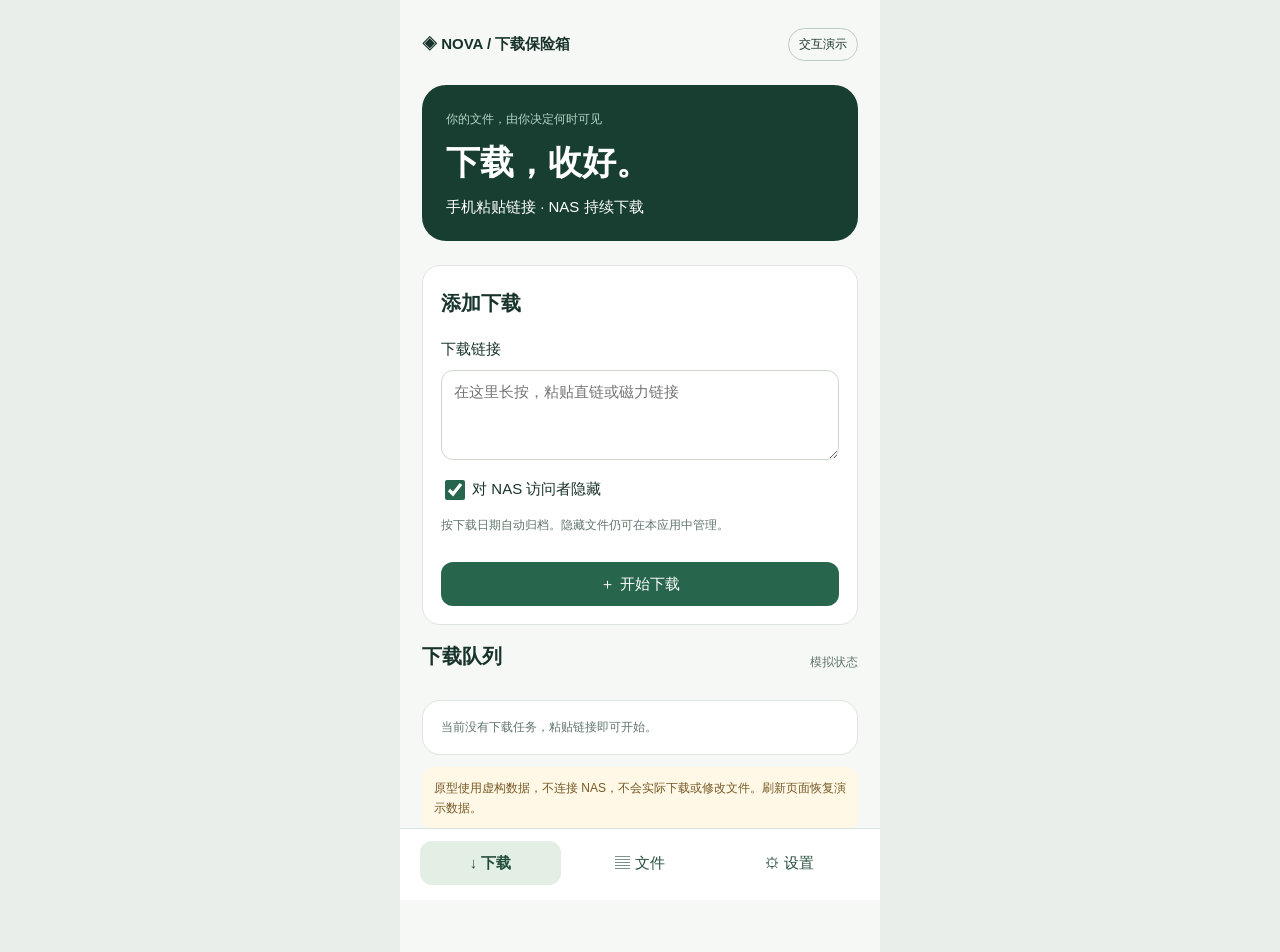
<file: 手机交互原型.html>
<!doctype html><html lang="zh-CN"><meta charset="utf-8"><meta name="viewport" content="width=device-width,initial-scale=1"><title>下载保险箱 · 交互原型</title><style>
*{box-sizing:border-box}body{margin:0;background:#e9eeeb;color:#18332b;font:15px -apple-system,BlinkMacSystemFont,'PingFang SC',sans-serif}main{max-width:480px;margin:auto;background:#f6f8f5;min-height:100vh;padding:28px 22px 110px}header{display:flex;justify-content:space-between;align-items:center}small,.muted{color:#60756c;font-size:12px}h1{font-size:28px;letter-spacing:-1px;margin:12px 0}h2{font-size:20px;margin:6px 0 18px}p{line-height:1.7}.pill{border:1px solid #bdcdc3;border-radius:20px;padding:7px 10px;font-size:12px}.hero{background:#183e32;color:white;border-radius:24px;padding:24px;margin:24px 0}.hero small{color:#b4d5c6}.hero strong{display:block;font-size:34px;margin:12px 0}.card{background:white;border:1px solid #dfe6df;border-radius:18px;padding:18px;margin:12px 0}button,input,textarea,select{font:inherit}button{min-height:44px;border:0;border-radius:12px;padding:10px 14px;background:#eaf0eb;color:#244d3c;cursor:pointer}button.primary{background:#27664d;color:white;width:100%;margin-top:15px}button.danger{color:#a43a30;background:#fff0ec}button:focus-visible,input:focus-visible,textarea:focus-visible,select:focus-visible{outline:3px solid #ba8c36;outline-offset:2px}textarea,input:not([type=checkbox]),select{width:100%;padding:12px;border:1px solid #ccd8ce;border-radius:12px;background:white;margin:8px 0 12px;color:#18332b}textarea{resize:vertical;min-height:90px}input[type=checkbox]{width:20px;height:20px;accent-color:#27664d;vertical-align:middle}.row{display:flex;gap:10px;align-items:center;justify-content:space-between}.file{display:flex;gap:12px;align-items:center;padding:17px 0;border-bottom:1px solid #e8ede8}.file .info{flex:1;min-width:0}.file b{font-size:14px;display:block;overflow-wrap:anywhere}.file small{display:block;margin-top:7px}.icon{background:#eaf1ec;padding:12px;border-radius:12px}.star{font-size:23px;background:transparent;color:#8c691f;padding:6px;min-width:44px}nav{position:fixed;bottom:0;left:50%;transform:translateX(-50%);width:min(100%,480px);display:flex;background:#ffffffed;padding:12px 20px max(15px,env(safe-area-inset-bottom));gap:8px;border-top:1px solid #dae4dc}nav button{flex:1;background:transparent}nav button.active{background:#e3eee5;font-weight:700}.note{background:#fff8e6;border-radius:12px;padding:12px;font-size:12px;line-height:1.6;color:#755825}.actions{display:flex;gap:8px;flex-wrap:wrap;margin:16px 0}.actions button{flex:1}.date{font-weight:600;font-size:12px;margin-top:20px;color:#66796e}dialog{border:0;border-radius:22px;max-width:430px;width:calc(100% - 30px);padding:24px;color:#18332b}dialog::backdrop{background:#18332b66}#toast{position:fixed;top:15px;left:50%;transform:translateX(-50%);background:#173d32;color:white;padding:14px 20px;border-radius:14px;z-index:5;max-width:90%;display:none}label{line-height:1.8}.empty{text-align:center;padding:35px 10px;color:#63776b}
</style><main><header><b>◈ NOVA / 下载保险箱</b><span class="pill">交互演示</span></header><div id="app"></div></main><nav><button data-page="download">↓ 下载</button><button data-page="files">▤ 文件</button><button data-page="settings">⚙ 设置</button></nav><dialog id="modal"></dialog><div id="toast" role="status"></div><script>
const $=s=>document.querySelector(s);const esc=s=>String(s).replace(/[&<>"']/g,c=>({'&':'&amp;','<':'&lt;','>':'&gt;','"':'&quot;',"'":'&#39;'}[c]));let page='download',filter='all',search='',start='2026-09-30';let cfg={vault:'.vault',visible:'visible',temp:'temporary'};let files=[{id:1,name:'山野旅行纪录片.mp4',date:'2026-10-02',zone:'hidden',star:true,size:2.4},{id:2,name:'设计参考素材.zip',date:'2026-10-02',zone:'hidden',star:false,size:.8},{id:3,name:'周末电影.mp4',date:'2026-10-01',zone:'temporary',star:false,size:3.1},{id:4,name:'摄影课程.pdf',date:'2026-09-30',zone:'hidden',star:false,size:.1},{id:5,name:'家庭相册.zip',date:'2026-09-29',zone:'visible',star:true,size:1.2}];let queue=[];let timer;const zone={hidden:'保险箱',temporary:'临时可见',visible:'普通可见'};
function toast(t){$('#toast').textContent=t;$('#toast').style.display='block';clearTimeout(timer);timer=setTimeout(()=>$('#toast').style.display='none',3500)}
function shown(){return files.filter(f=>(filter==='all'||(filter==='star'?f.star:f.zone===filter))&&f.name.includes(search))}
function render(){document.querySelectorAll('nav button').forEach(b=>b.classList.toggle('active',b.dataset.page===page));if(page==='download'){$('#app').innerHTML=`<div class="hero"><small>你的文件，由你决定何时可见</small><strong>下载，收好。</strong><span>手机粘贴链接 · NAS 持续下载</span></div><div class="card"><h2>添加下载</h2><label for="url">下载链接</label><textarea id="url" placeholder="在这里长按，粘贴直链或磁力链接"></textarea><label><input type="checkbox" id="hidden" checked> 对 NAS 访问者隐藏</label><p class="muted">按下载日期自动归档。隐藏文件仍可在本应用中管理。</p><button class="primary" id="submit">＋ 开始下载</button></div><div class="row"><h2>下载队列</h2><small>模拟状态</small></div>${queue.map(q=>`<div class="card"><b>${esc(q.name)}</b><p class="muted">等待下载 · ${q.hidden?'保险箱':'普通可见'}</p></div>`).join('')||'<div class="card muted">当前没有下载任务，粘贴链接即可开始。</div>'}<p class="note">原型使用虚构数据，不连接 NAS，不会实际下载或修改文件。刷新页面恢复演示数据。</p>`;$('#submit').onclick=()=>{let u=$('#url').value.trim();if(!/^(https?:\/\/\S+|magnet:\?\S+)$/i.test(u))return toast('请输入 HTTP(S) 直链或磁力链接');queue.unshift({name:u,hidden:$('#hidden').checked});render();toast('演示任务已加入队列')};}
if(page==='files'){$('#app').innerHTML=`<h1>我的文件</h1><p class="muted">收藏留住喜欢的，其他随时整理。</p><div class="row"><label style="flex:1">查看区域<select id="filter">${[['all','全部文件'],['hidden','保险箱'],['temporary','临时可见'],['visible','普通可见'],['star','已收藏']].map(([v,t])=>`<option value="${v}" ${filter===v?'selected':''}>${t}</option>`).join('')}</select></label></div><label for="search">搜索文件</label><input id="search" placeholder="输入文件名" value="${esc(search)}"><div class="actions"><button id="expose">临时公开</button><button id="hide">全部移回</button><button id="clean" class="danger">清理非收藏</button></div><div class="note">全部移回仅作用于临时可见区；普通可见文件保持原位。</div><div id="list"></div>`;list();$('#filter').onchange=e=>{filter=e.target.value;list()};$('#search').oninput=e=>{search=e.target.value;list()};$('#expose').onclick=expose;$('#hide').onclick=()=>confirmOp('移回保险箱',files.filter(f=>f.zone==='temporary'),'将临时可见文件移回原日期位置，保留收藏。',f=>f.zone='hidden');$('#clean').onclick=()=>confirmOp('删除非收藏文件',shown().filter(f=>!f.star),'仅清理当前区域与搜索结果中的非收藏文件。正式应用将永久删除，无法恢复。',f=>files=files.filter(x=>x.id!==f.id));}
if(page==='settings'){$('#app').innerHTML=`<h1>设置</h1><p class="muted">目录位置清晰，整理就更安心。</p><div class="card"><h2>保存位置</h2><label>隐藏目录<input id="vault" value="${esc(cfg.vault)}"></label><label>普通可见目录<input id="visible" value="${esc(cfg.visible)}"></label><label>临时可见目录<input id="temp" value="${esc(cfg.temp)}"></label><button class="primary" id="save">保存演示设置</button></div><div class="card"><div class="row"><b>归档时区</b><span>Asia/Shanghai</span></div><p class="muted">日期以任务创建时间为准。</p></div><p class="note">点目录用于浏览隐藏，不是加密。正式配置需检查同盘、权限和共享规则。此处仅演示设置，不迁移文件。</p>`;$('#save').onclick=()=>{let v=$('#vault').value.trim(),n=$('#visible').value.trim(),t=$('#temp').value.trim();if(!/^\.[^./][^/]*$/.test(v)||![n,t].every(x=>/^[^./][^/]*$/.test(x))||new Set([v,n,t]).size!==3)return toast('请输入三个不同的目录名，隐藏目录以点开头');cfg={vault:v,visible:n,temp:t};toast('演示设置已保存（刷新后重置）')}}}
function list(){let a=shown(),last='';$('#list').innerHTML=a.map(f=>{let d=f.date!==last?`<div class="date">${f.date}</div>`:'';last=f.date;return d+`<div class="file"><span class="icon">▧</span><div class="info"><b>${esc(f.name)}</b><small>${f.size.toFixed(1)} GB · ${zone[f.zone]}</small></div><button class="star" data-star="${f.id}" aria-label="${f.star?'取消收藏':'收藏'} ${esc(f.name)}" aria-pressed="${f.star}">${f.star?'★':'☆'}</button></div>`}).join('')||'<div class="empty">没有匹配文件<br><small>试试切换区域或清除搜索</small></div>';document.querySelectorAll('[data-star]').forEach(b=>b.onclick=()=>{let f=files.find(x=>x.id===+b.dataset.star);f.star=!f.star;list()})}
function confirmOp(title,a,desc,fn){$('#modal').innerHTML=`<h2>${title}</h2><p>${desc}</p><div class="card"><b>${a.length} 个文件 · ${a.reduce((s,f)=>s+f.size,0).toFixed(1)} GB</b>${a.map(f=>`<p class="muted">${esc(f.name)}</p>`).join('')}</div><div class="row"><button id="cancel">取消</button><button id="confirm" ${a.length?'':'disabled'}>确认${title}</button></div>`;$('#modal').showModal();$('#cancel').onclick=()=>$('#modal').close();$('#confirm').onclick=()=>{a.forEach(fn);$('#modal').close();render();toast(`演示完成：${a.length} 个文件`)}}
function expose(){$('#modal').innerHTML=`<h2>临时公开</h2><label>选择此日期及之后<input id="since" type="date" value="${start}"></label><p class="muted">勾选日期文件夹，公开其中所有已完成文件，包括收藏。</p><div id="dates"></div><div class="actions"><button id="cancel">取消</button><button id="preview">预览文件</button></div>`;$('#modal').showModal();function dates(){start=$('#since').value;let ds=[...new Set(files.filter(f=>f.zone==='hidden'&&f.date>=start).map(f=>f.date))];$('#dates').innerHTML=ds.map(d=>`<p><label><input type="checkbox" data-date="${d}" checked> ${d}</label></p>`).join('')||'<p>此日期之后没有隐藏文件</p>'}dates();$('#since').onchange=dates;$('#cancel').onclick=()=>$('#modal').close();$('#preview').onclick=()=>{let ds=[...document.querySelectorAll('[data-date]:checked')].map(e=>e.dataset.date);let a=files.filter(f=>f.zone==='hidden'&&ds.includes(f.date));$('#modal').close();confirmOp('移到临时可见区',a,'保留日期结构和收藏状态，之后可一键移回。',f=>f.zone='temporary')}}
document.querySelectorAll('nav button').forEach(b=>b.onclick=()=>{page=b.dataset.page;render();window.scrollTo(0,0)});render();
</script></html>
</file>
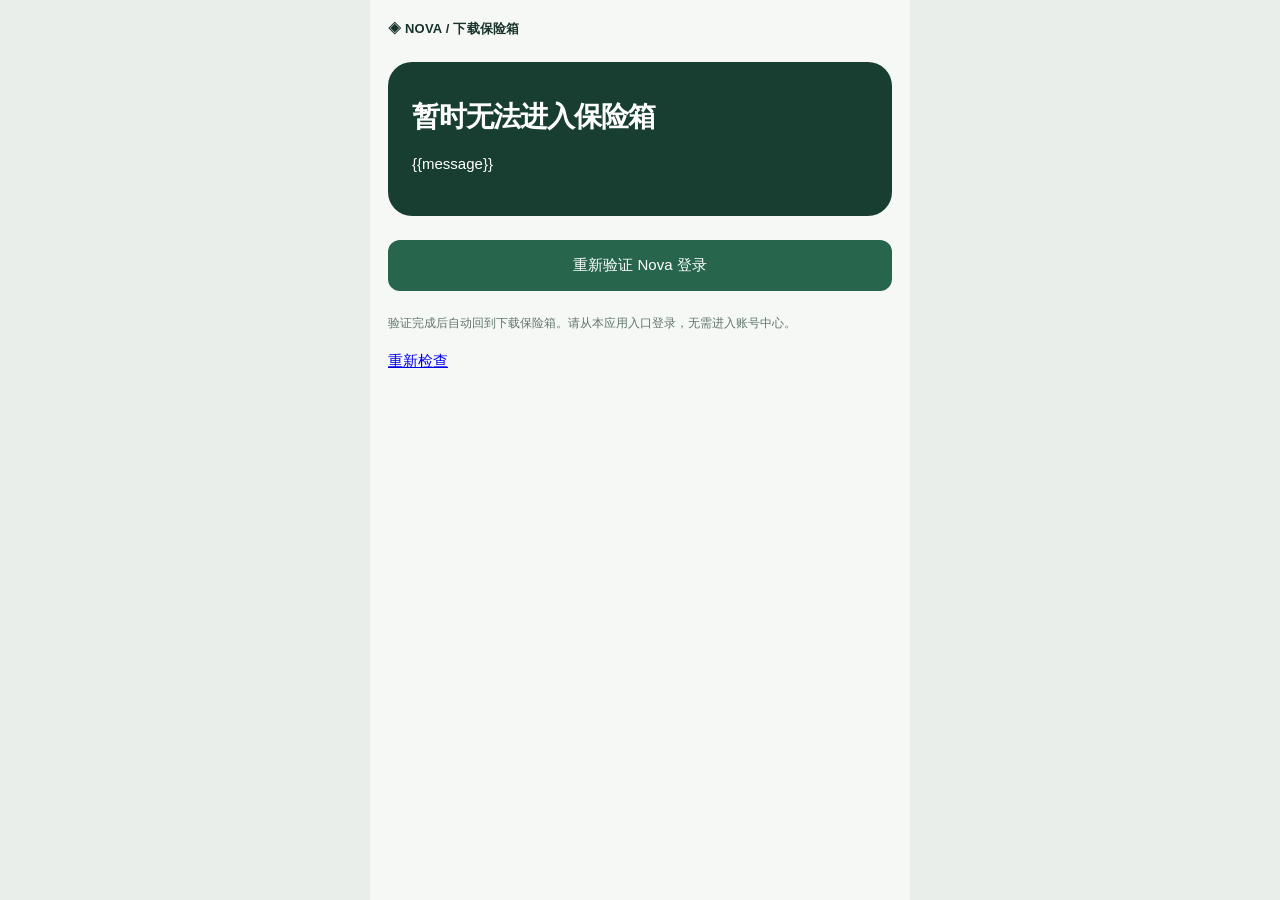
<file: app/static/auth-error.html>
<!doctype html><html lang="zh-CN"><head><meta charset="utf-8"><meta name="viewport" content="width=device-width,initial-scale=1"><title>下载保险箱 · 登录提示</title><link rel="stylesheet" href="style.css"></head><body><main><header><b>◈ NOVA / 下载保险箱</b></header><div class="hero"><h1>暂时无法进入保险箱</h1><p>{{message}}</p></div><a class="login-link" href="login">重新验证 Nova 登录</a><p class="muted">验证完成后自动回到下载保险箱。请从本应用入口登录，无需进入账号中心。</p><p><a href="./">重新检查</a></p></main></body></html>
</file>
<file: app/static/style.css>
*{box-sizing:border-box}body{margin:0;background:#e9eeeb;color:#18332b;font:15px -apple-system,BlinkMacSystemFont,'PingFang SC',sans-serif}main{max-width:480px;margin:auto;background:#f6f8f5;min-height:100vh;padding:28px 22px 110px}header{display:flex;justify-content:space-between;align-items:center}small,.muted{color:#60756c;font-size:12px}h1{font-size:28px;letter-spacing:-1px;margin:12px 0}h2{font-size:20px;margin:6px 0 18px}p{line-height:1.7}.pill{border:1px solid #bdcdc3;border-radius:20px;padding:7px 10px;font-size:12px}.hero{background:#183e32;color:white;border-radius:24px;padding:24px;margin:24px 0}.hero small{color:#b4d5c6}.hero strong{display:block;font-size:34px;margin:12px 0}.card{background:white;border:1px solid #dfe6df;border-radius:18px;padding:18px;margin:12px 0}button,input,textarea,select{font:inherit}button{min-height:44px;border:0;border-radius:12px;padding:10px 14px;background:#eaf0eb;color:#244d3c;cursor:pointer}button.primary{background:#27664d;color:white;width:100%;margin-top:15px}button.danger{color:#a43a30;background:#fff0ec}button:focus-visible,input:focus-visible,textarea:focus-visible,select:focus-visible{outline:3px solid #ba8c36;outline-offset:2px}textarea,input:not([type=checkbox]),select{width:100%;padding:12px;border:1px solid #ccd8ce;border-radius:12px;background:white;margin:8px 0 12px;color:#18332b}textarea{resize:vertical;min-height:90px}input[type=checkbox]{width:20px;height:20px;accent-color:#27664d;vertical-align:middle}.row{display:flex;gap:10px;align-items:center;justify-content:space-between}.file{display:flex;gap:12px;align-items:center;padding:17px 0;border-bottom:1px solid #e8ede8}.file .info{flex:1;min-width:0}.file b{font-size:14px;display:block;overflow-wrap:anywhere}.file small{display:block;margin-top:7px}.icon{background:#eaf1ec;padding:12px;border-radius:12px}.star{font-size:23px;background:transparent;color:#8c691f;padding:6px;min-width:44px}nav{position:fixed;bottom:0;left:50%;transform:translateX(-50%);width:min(100%,480px);display:flex;background:#ffffffed;padding:12px 20px max(15px,env(safe-area-inset-bottom));gap:8px;border-top:1px solid #dae4dc}nav button{flex:1;background:transparent}nav button.active{background:#e3eee5;font-weight:700}.note{background:#fff8e6;border-radius:12px;padding:12px;font-size:12px;line-height:1.6;color:#755825}.actions{display:flex;gap:8px;flex-wrap:wrap;margin:16px 0}.actions button{flex:1}.date{font-weight:600;font-size:12px;margin-top:20px;color:#66796e}dialog{border:0;border-radius:22px;max-width:430px;width:calc(100% - 30px);padding:24px;color:#18332b}dialog::backdrop{background:#18332b66}#toast{position:fixed;top:15px;left:50%;transform:translateX(-50%);background:#173d32;color:white;padding:14px 20px;border-radius:14px;z-index:5;max-width:90%;display:none}label{line-height:1.8}.empty{text-align:center;padding:35px 10px;color:#63776b}

progress{width:100%;height:8px;accent-color:#27664d}button:disabled{opacity:.5;cursor:wait}.task-name{overflow-wrap:anywhere}.small-btn{font-size:12px;padding:8px 12px}.bad{color:#a43a30}.compact{max-height:42vh;overflow:auto}.section-title{margin-top:28px}.row-wrap{flex-wrap:wrap}#notice:empty{display:none}#notice{margin-top:18px}.file-check{flex:none}dialog{max-height:85vh;overflow:auto}.description{font-size:13px;line-height:1.7}.actions button{white-space:nowrap}.select-line{display:flex;justify-content:space-between;align-items:center}.batch{font-size:13px}.file .info b{line-height:1.5}button.active{font-weight:700}

.login-link{display:block;text-align:center;padding:16px;border-radius:12px;background:#27664d;color:white;text-decoration:none;margin:22px 0}.login-link:focus-visible{outline:3px solid #ba8c36;outline-offset:3px}
nav{gap:3px;padding-left:10px;padding-right:10px}nav button{padding:10px 6px;white-space:nowrap}.explore-address input{min-width:0;margin:8px 0}.explore-go{flex-shrink:0;background:#27664d;color:white}.explore-toolbar{display:flex;gap:7px;flex-wrap:wrap;margin:9px 0 16px}.explore-toolbar button,.outline-link{font-size:12px;padding:10px 11px;min-height:44px}.outline-link{display:inline-flex;align-items:center;text-decoration:none;border:1px solid #cbd8cf;border-radius:12px;color:#245c45}.explore-tabs{display:flex;gap:5px;margin:20px 0 16px}.explore-tabs button{flex:1;font-size:13px;padding:10px 5px}.explore-tabs button.active{background:#27664d;color:white}.reader-heading h2{margin-top:22px;overflow-wrap:anywhere}.site-reader{background:white;border:1px solid #dbe5dc;border-radius:16px;padding:16px;margin-top:18px;font-size:14px;line-height:1.85;overflow-wrap:anywhere;overflow:auto;max-height:66vh;overscroll-behavior:contain}.site-reader h1{font-size:23px}.site-reader h2{font-size:20px}.site-reader h3{font-size:17px}.site-reader p{line-height:1.85}.site-reader pre{white-space:pre-wrap}.site-reader table{border-collapse:collapse;font-size:12px;max-width:100%}.site-reader td,.site-reader th{padding:5px;border:1px solid #e0e8e0}.site-reader .site-link{display:inline;background:transparent;color:#216c4c;text-decoration:underline;padding:3px 2px;min-height:32px;font-size:inherit;text-align:left;overflow-wrap:anywhere;max-width:100%}.site-reader ul,.site-reader ol{padding-left:22px}.image-alt{color:#718476;font-size:12px}.candidate h3{overflow-wrap:anywhere;font-size:16px;line-height:1.6}.candidate-url{overflow-wrap:anywhere;word-break:break-word;font-size:12px;line-height:1.7}.candidate .actions .download-candidate{background:#27664d;color:white}.candidate summary{cursor:pointer;font-size:12px;padding:10px 0}.history-item b{overflow-wrap:anywhere}.history-item .actions button{font-size:12px;padding:8px}.site-reader:focus-within{outline:2px solid #bdcfbe}
#discovery-body>label{display:block;margin-top:12px}#discovery-input-panel>summary{padding:12px 0;cursor:pointer;overflow-wrap:anywhere}#discovery-form>details>summary{font-size:13px;cursor:pointer;line-height:1.7}#discovery-status .card p{margin:9px 0}

.original-site{display:block;width:100%;height:72vh;height:72dvh;min-height:420px;border:1px solid var(--line,#dce5df);border-radius:12px;background:white}.embedded-toolbar{display:flex;align-items:center;justify-content:space-between;gap:8px;margin:12px 0}.explore-tabs{flex-wrap:wrap}.site-reader{max-height:none;overflow:visible}body:has(.original-site) main{max-width:1000px} @media(max-width:600px){body:has(.original-site) main{padding-left:12px;padding-right:12px}.original-site{border-radius:8px}}

#explore-body.focus-browser{position:fixed;inset:65px 0 78px;z-index:5;background:#f5f8f5;display:flex;flex-direction:column;padding:0 10px;max-width:1000px;margin:auto}#explore-body.focus-browser .original-site{flex:1;height:0;min-height:0}#explore-body.focus-browser>.muted{display:none}.focus-browser .embedded-toolbar{flex-shrink:0;flex-wrap:wrap;font-size:12px;margin:6px 0}.focus-browser .embedded-toolbar button,.focus-browser .embedded-toolbar a{padding:10px} @supports(padding:env(safe-area-inset-bottom)){#explore-body.focus-browser{bottom:calc(78px + env(safe-area-inset-bottom))}}
#discovery-form>label{display:block;margin-top:10px}#discovery-form>label:has(input[type=checkbox]){display:flex;align-items:flex-start;gap:7px;margin:12px 0}#discovery-form input[type=checkbox]{flex-shrink:0}#incremental-options{padding-top:8px}

#browser-downloads{background:#27664d;color:white;font-weight:600}.browser-results[hidden]{display:none}.browser-results{position:fixed;z-index:15;right:max(0px,calc((100vw - 1000px)/2));top:120px;bottom:90px;width:min(430px,100vw);overflow:auto;overscroll-behavior:contain;background:#f6f8f5;border:1px solid #c7d5cb;border-radius:18px;box-shadow:0 8px 32px #18332b33;padding:0 16px 20px}.results-heading{position:sticky;top:0;background:#f6f8f5;display:flex;align-items:center;justify-content:space-between;gap:12px;padding:12px 0;z-index:1}.results-heading h2{margin:0}.results-source{overflow-wrap:anywhere}.browser-results label,#discovery-body>label{display:block}.browser-results .candidate{overflow-wrap:anywhere}#toast{z-index:30}@media(max-width:600px){.browser-results{left:0;right:0;top:auto;bottom:calc(78px + env(safe-area-inset-bottom));width:100%;max-height:65vh;max-height:65dvh;border-radius:20px 20px 0 0}.embedded-toolbar{gap:4px}.embedded-toolbar #browser-downloads{font-size:13px;padding:10px 12px}}

#explore-body.focus-browser .original-site{height:calc(100dvh - 205px);min-height:240px;flex:1 1 auto}#explore-body.focus-browser>.muted{display:block;background:#fff;padding:8px;margin:0;font-size:12px;flex-shrink:0}#sniff-status{font-size:13px;color:#27664d;line-height:1.6}

.file-tags,.tag-selected,.tag-suggestions{display:flex;flex-wrap:wrap;gap:6px;margin:8px 0}.tag-chip,.tag-choice,.tag-edit{font-size:13px;padding:6px 10px;border-radius:20px;overflow-wrap:anywhere}.tag-chip{background:#e4eee7;color:#285f4c}.tag-edit{background:transparent;border:1px solid #cbdad1}.history-file{padding:14px 0;border-bottom:1px solid #dce6df}.tag-input{width:100%}
/* Mobile 1.9: one primary action per context, thumb-friendly sheets. */
:root{--nav-height:calc(74px + env(safe-area-inset-bottom));--line:#dce5df}main{max-width:540px;padding:20px 18px calc(var(--nav-height) + 28px)}header{gap:8px;margin-bottom:22px}header>b{font-size:13px;letter-spacing:.2px}.header-tools{display:flex;align-items:center;gap:5px}.header-tools button{background:transparent;font-size:25px;min-width:44px;padding:4px}.pill{white-space:nowrap}.page-heading{display:flex;justify-content:space-between;align-items:center;gap:12px;margin:10px 0 20px}.page-heading h1{font-size:29px;margin:0}.page-heading p{margin:6px 0 0}.heading-actions{display:flex;gap:5px}.accent{background:#27664d;color:white;font-weight:600}.metric-strip{display:flex;justify-content:space-between;gap:8px;padding:17px 12px;background:#e6eee7;border-radius:16px;font-size:12px}.metric-strip b{display:block;font-size:18px;line-height:1.7}.search-row{display:flex;align-items:center;gap:8px}.search-row input{min-width:0;margin:0;flex:1}.search-row button{flex:none}.filter-chips{display:flex;flex-wrap:wrap;gap:6px;margin:12px 0}.filter-chips button{border-radius:20px;font-size:12px;background:#dfebe3}.library-context{margin:8px 0 14px}.text-button{background:transparent;font-size:13px}.month-card{width:100%;display:flex;align-items:center;gap:15px;text-align:left;border:1px solid var(--line);background:white;border-radius:18px;padding:20px 16px;margin:10px 0;min-height:112px}.month-icon{display:grid;place-items:center;min-width:46px;height:46px;border-radius:13px;background:#e8f0e9;font-size:25px;color:#32634e}.month-info{flex:1;min-width:0}.month-info b{display:block;font-size:19px}.month-info small{display:block;margin-top:7px}.chosen{background:#e9f3eb;border-color:#94b99f}.file-open{flex:1;min-width:0;text-align:left;background:transparent;padding:10px 0}.file-open b{display:-webkit-box;-webkit-line-clamp:2;-webkit-box-orient:vertical;overflow:hidden;line-height:1.5;word-break:break-word}.file-open small{font-size:12px;display:block;line-height:1.6}.file-open .file-tags{margin-bottom:0}.file .tag-chip{padding:4px 8px;font-size:11px}.file{align-items:center;padding:7px 0;gap:10px}.file-check{min-width:22px;min-height:22px}.file-check:before{content:none}.pagination{display:flex;align-items:center;justify-content:center;gap:20px;margin:20px 0}.pagination[hidden]{display:none}.selection-bar{position:fixed;bottom:var(--nav-height);left:50%;transform:translateX(-50%);width:min(100%,540px);padding:12px 18px;background:#f6faf6;border-top:1px solid #c7d9ca;box-shadow:0 -8px 24px #18332b0b;z-index:12}.selection-bar>span{display:block;font-size:12px;margin-bottom:8px}.selection-bar .row button:first-child{flex:1}.library-selecting main{padding-bottom:calc(var(--nav-height) + 145px)}nav{width:min(100%,540px);height:var(--nav-height);padding:10px 12px max(10px,env(safe-area-inset-bottom));gap:8px;z-index:20}nav button{font-size:14px;min-height:48px}.batch-feedback{display:flex;flex-wrap:wrap;gap:7px;align-items:center;padding:12px;background:#e6efe7;border-radius:13px;font-size:12px;margin:12px 0}.batch-feedback span{flex:1;min-width:140px}.batch-feedback button{font-size:12px;padding:8px}.menu-list{display:flex;flex-direction:column;gap:7px;margin:16px 0}.menu-list>button{text-align:left;min-height:52px;background:#edf3ee;padding:14px 15px}.menu-list small{display:block;margin-top:5px;line-height:1.6}.menu-list .danger{background:#fff0ec}.settings-row{width:100%;display:flex;justify-content:space-between;align-items:center;text-align:left;padding:20px 16px;margin:15px 0;background:white;border:1px solid var(--line)}.settings-row small{display:block;margin-top:8px}.detail-name{padding-right:28px;overflow-wrap:anywhere;line-height:1.6;font-size:19px}.sub-options{margin:16px 0}.sub-options summary{cursor:pointer;min-height:44px;padding:12px 0;font-size:13px}.sheet-close{position:absolute;right:12px;top:10px;font-size:24px;background:transparent;min-width:44px}.sr-only{position:absolute;width:1px;height:1px;padding:0;margin:-1px;overflow:hidden;clip:rect(0,0,0,0);white-space:nowrap;border:0}dialog{position:fixed;inset:auto 0 0;margin:0 auto;border-radius:24px 24px 0 0;width:min(100%,540px);max-width:540px;max-height:88dvh;padding:28px 20px max(22px,env(safe-area-inset-bottom));overscroll-behavior:contain;overflow:auto}dialog h2{padding-right:35px}dialog .actions{position:sticky;bottom:0;padding:10px 0;background:white;margin-bottom:0}body:has(dialog[open]){overflow:hidden}button:disabled{cursor:default}.card summary{min-height:44px;cursor:pointer;padding:10px 0}.file-tags:empty{display:none}
#explore-body.focus-browser{top:78px;bottom:calc(var(--nav-height) + 53px);padding:0 10px;max-width:1000px;z-index:5}#explore-body.focus-browser .original-site{height:0;min-height:0;flex:1 1 0}#explore-body.focus-browser>.muted{font-size:11px;max-height:66px;overflow:auto;padding:5px;line-height:1.5}.focus-browser .embedded-toolbar{margin:4px 0;min-height:44px}.focus-browser .embedded-toolbar a{margin-left:auto}.focus-browser #browser-downloads{position:fixed;bottom:var(--nav-height);left:50%;transform:translateX(-50%);width:min(calc(100% - 20px),520px);height:48px;z-index:10;border-radius:13px;font-size:13px;box-shadow:0 3px 14px #163d3222}.browser-results{bottom:var(--nav-height);max-height:76dvh;padding-bottom:18px}.browser-results .results-heading{gap:8px}.browser-results .card{padding:14px}.browser-results h2{font-size:20px}.browser-results label{font-size:13px}.original-site{min-height:300px}.candidate .actions{margin-bottom:8px}.candidate h3{font-size:16px}#discovery-body>.note{margin-top:14px}#discovery-status .card{padding:14px}#discovery-status .card p{font-size:12px;margin:6px 0}#toast{top:auto;bottom:calc(var(--nav-height) + 15px);font-size:13px;max-width:calc(100% - 28px)}@media(min-width:601px){dialog{inset:0;margin:auto;border-radius:24px;max-height:85vh}#explore-body.focus-browser{top:78px}.browser-results{top:130px;bottom:calc(var(--nav-height) + 10px);max-height:none}}@media(prefers-reduced-motion:no-preference){dialog[open]{animation:sheet-in .16s ease-out}@keyframes sheet-in{from{opacity:0;transform:translateY(16px)}to{opacity:1;transform:translateY(0)}}}
.sheet-notice{position:sticky;bottom:0;background:#fff8e6;color:#755825;padding:12px;border-radius:12px;font-size:13px;line-height:1.6}.load-more{width:100%;margin:12px 0}

#acceleration-form>label:not([hidden]),#acceleration-form>small,#acceleration-form details label{display:block}#acceleration-form>small{line-height:1.7;margin:0 0 16px}#acceleration-form .check{margin:16px 0}#acceleration-form .actions button{margin-top:0}#acceleration-form .sub-options small{display:block;line-height:1.7}
</file>
